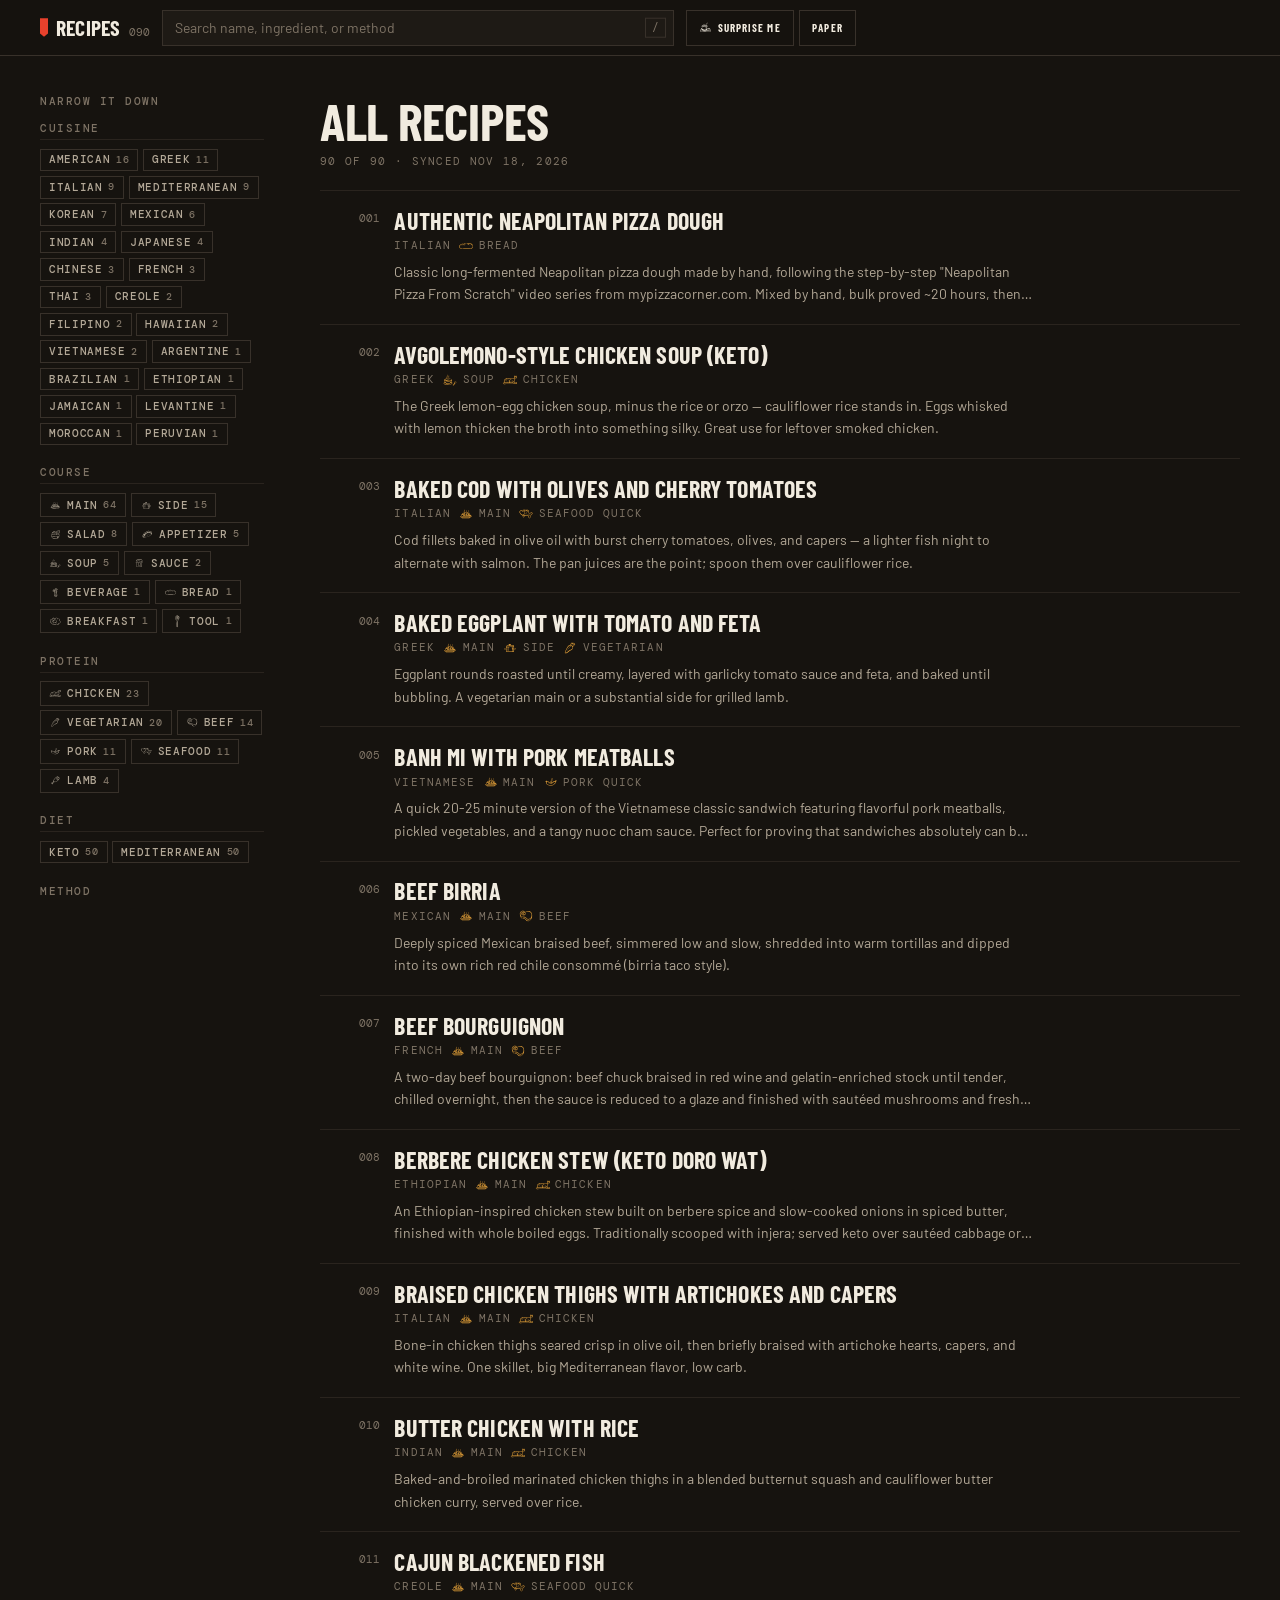
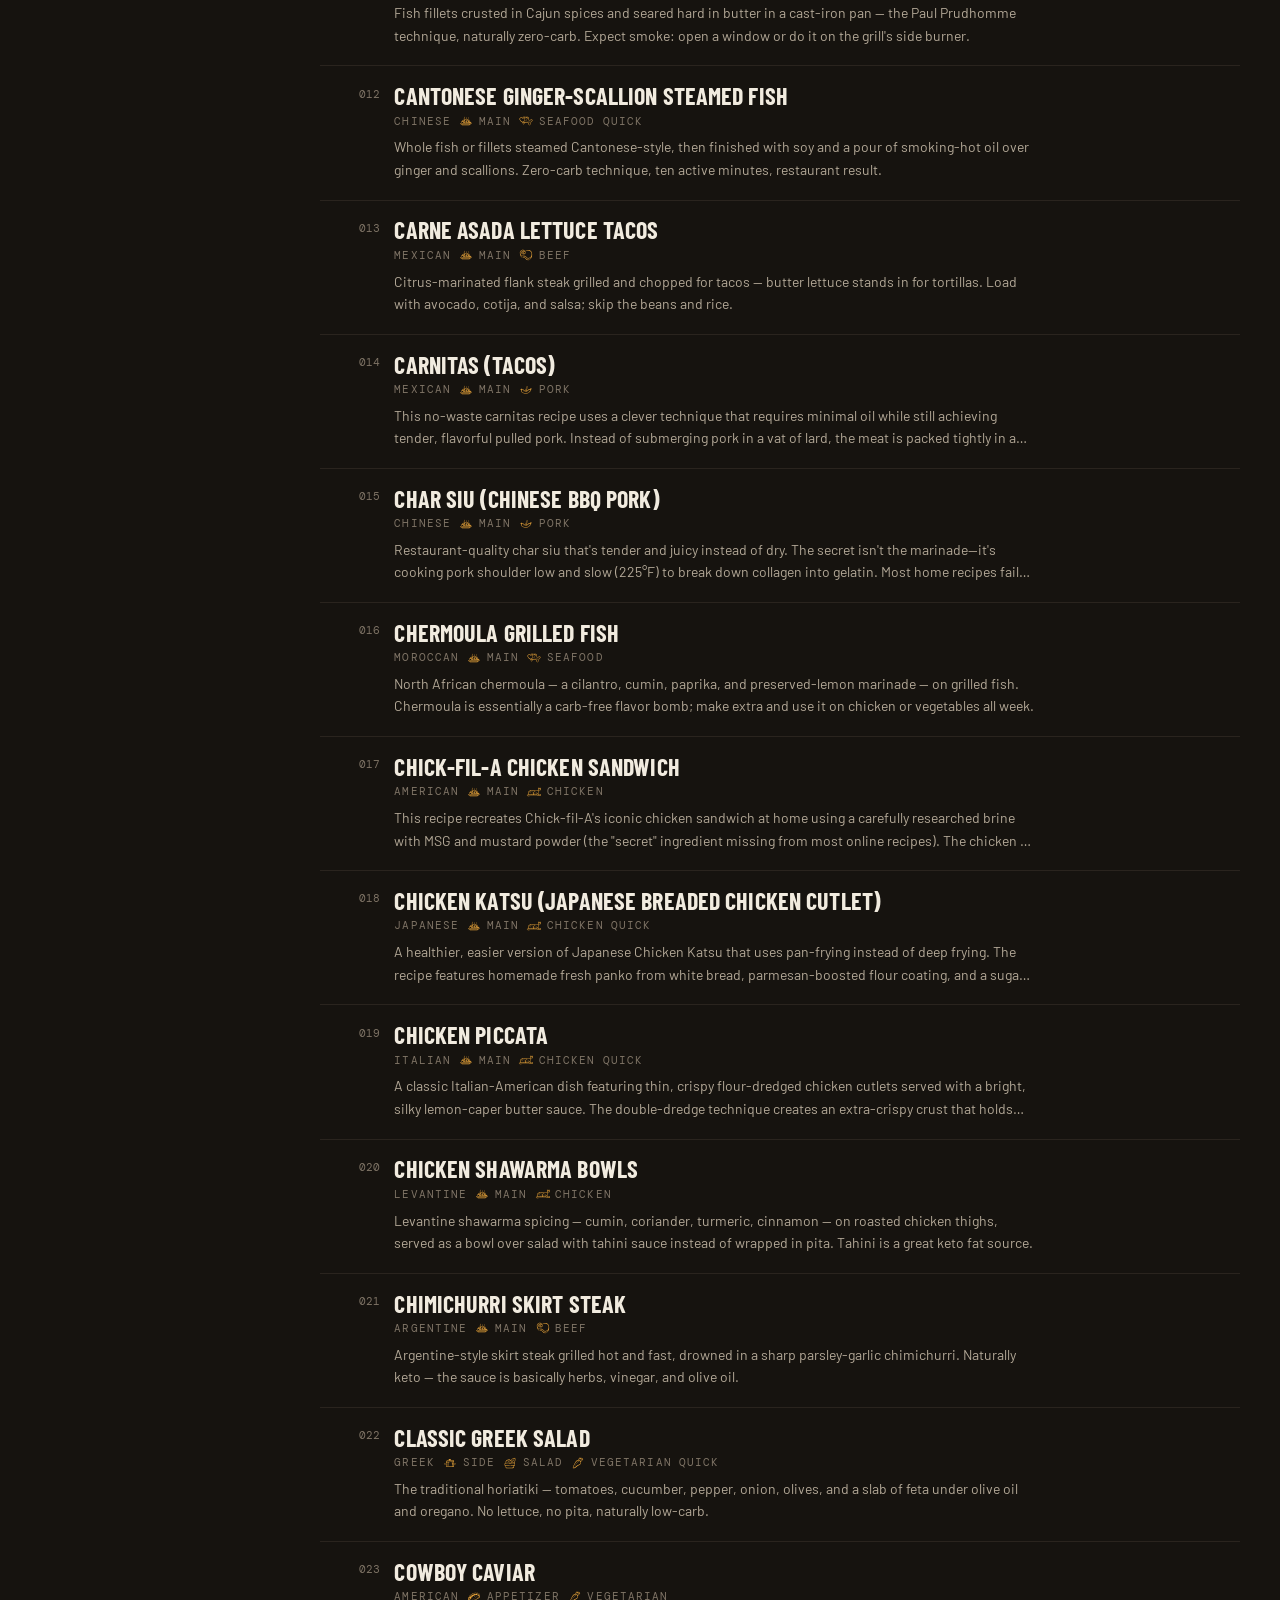
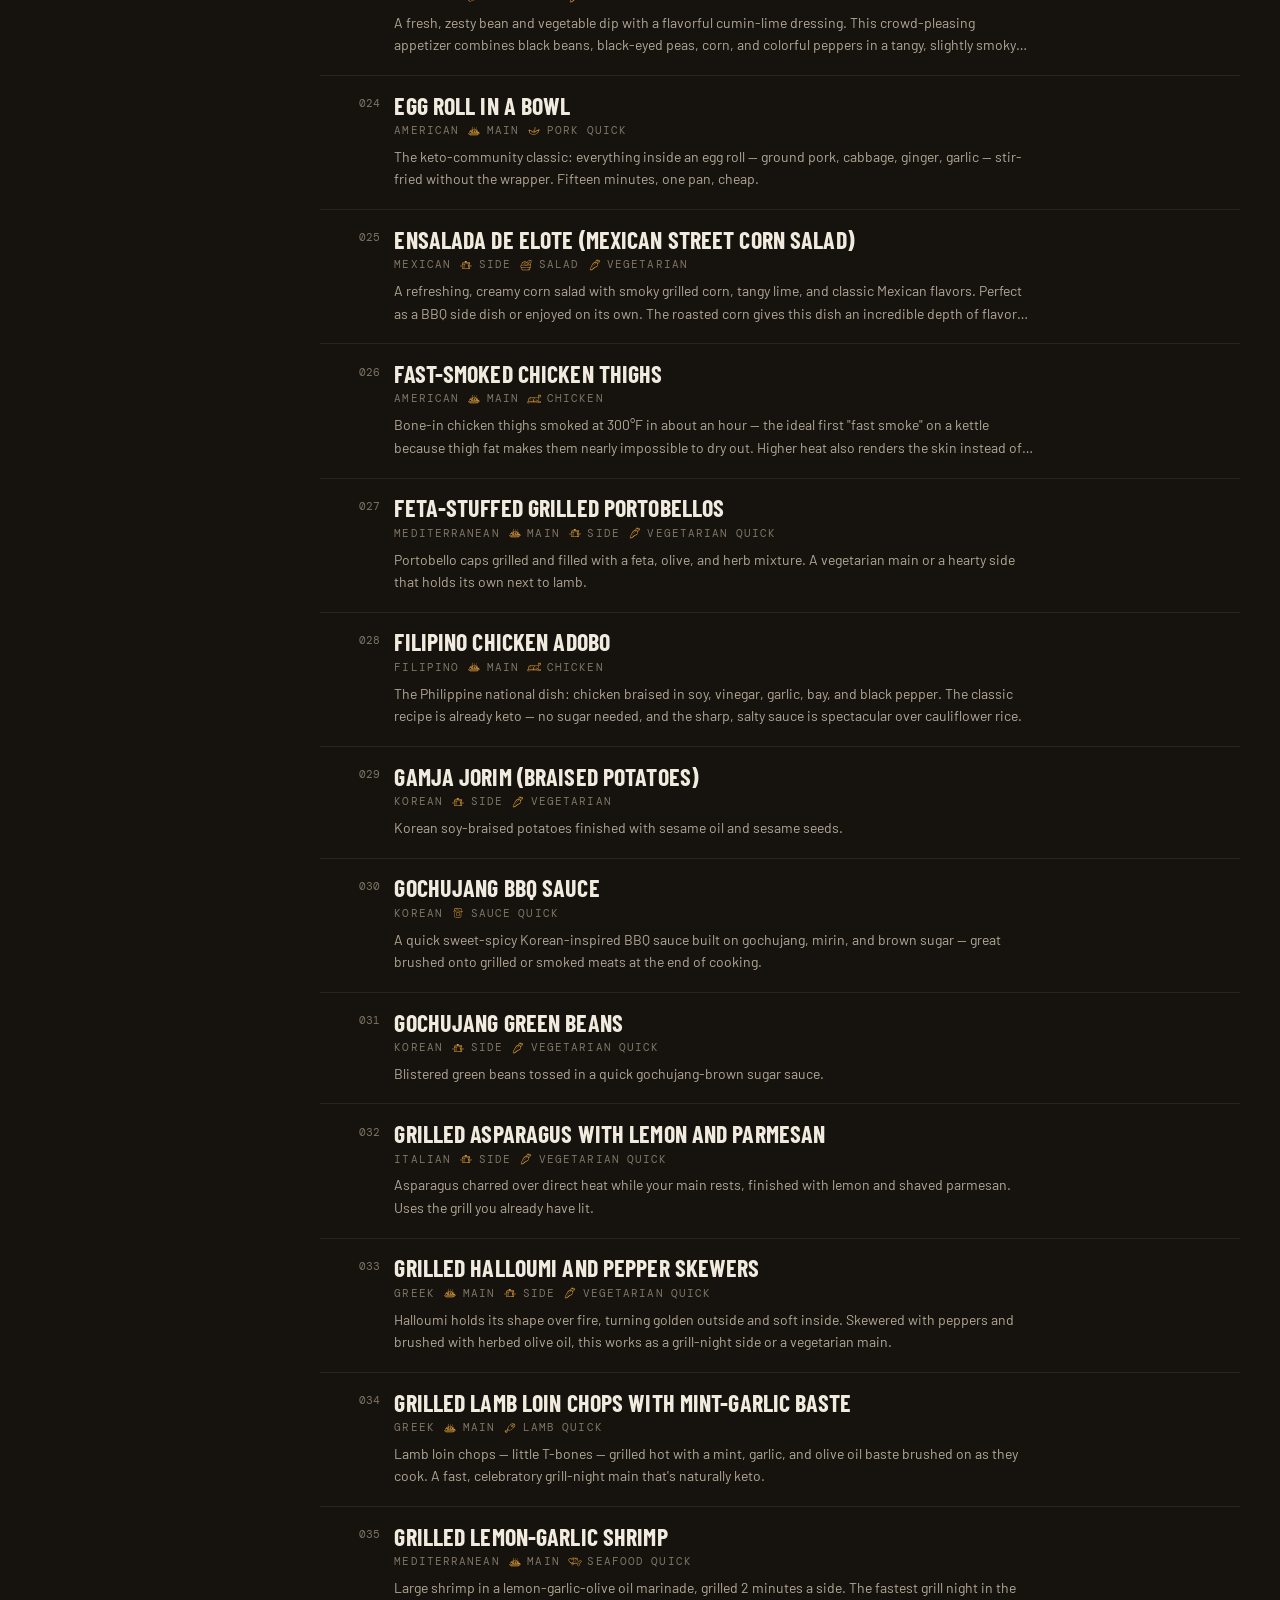
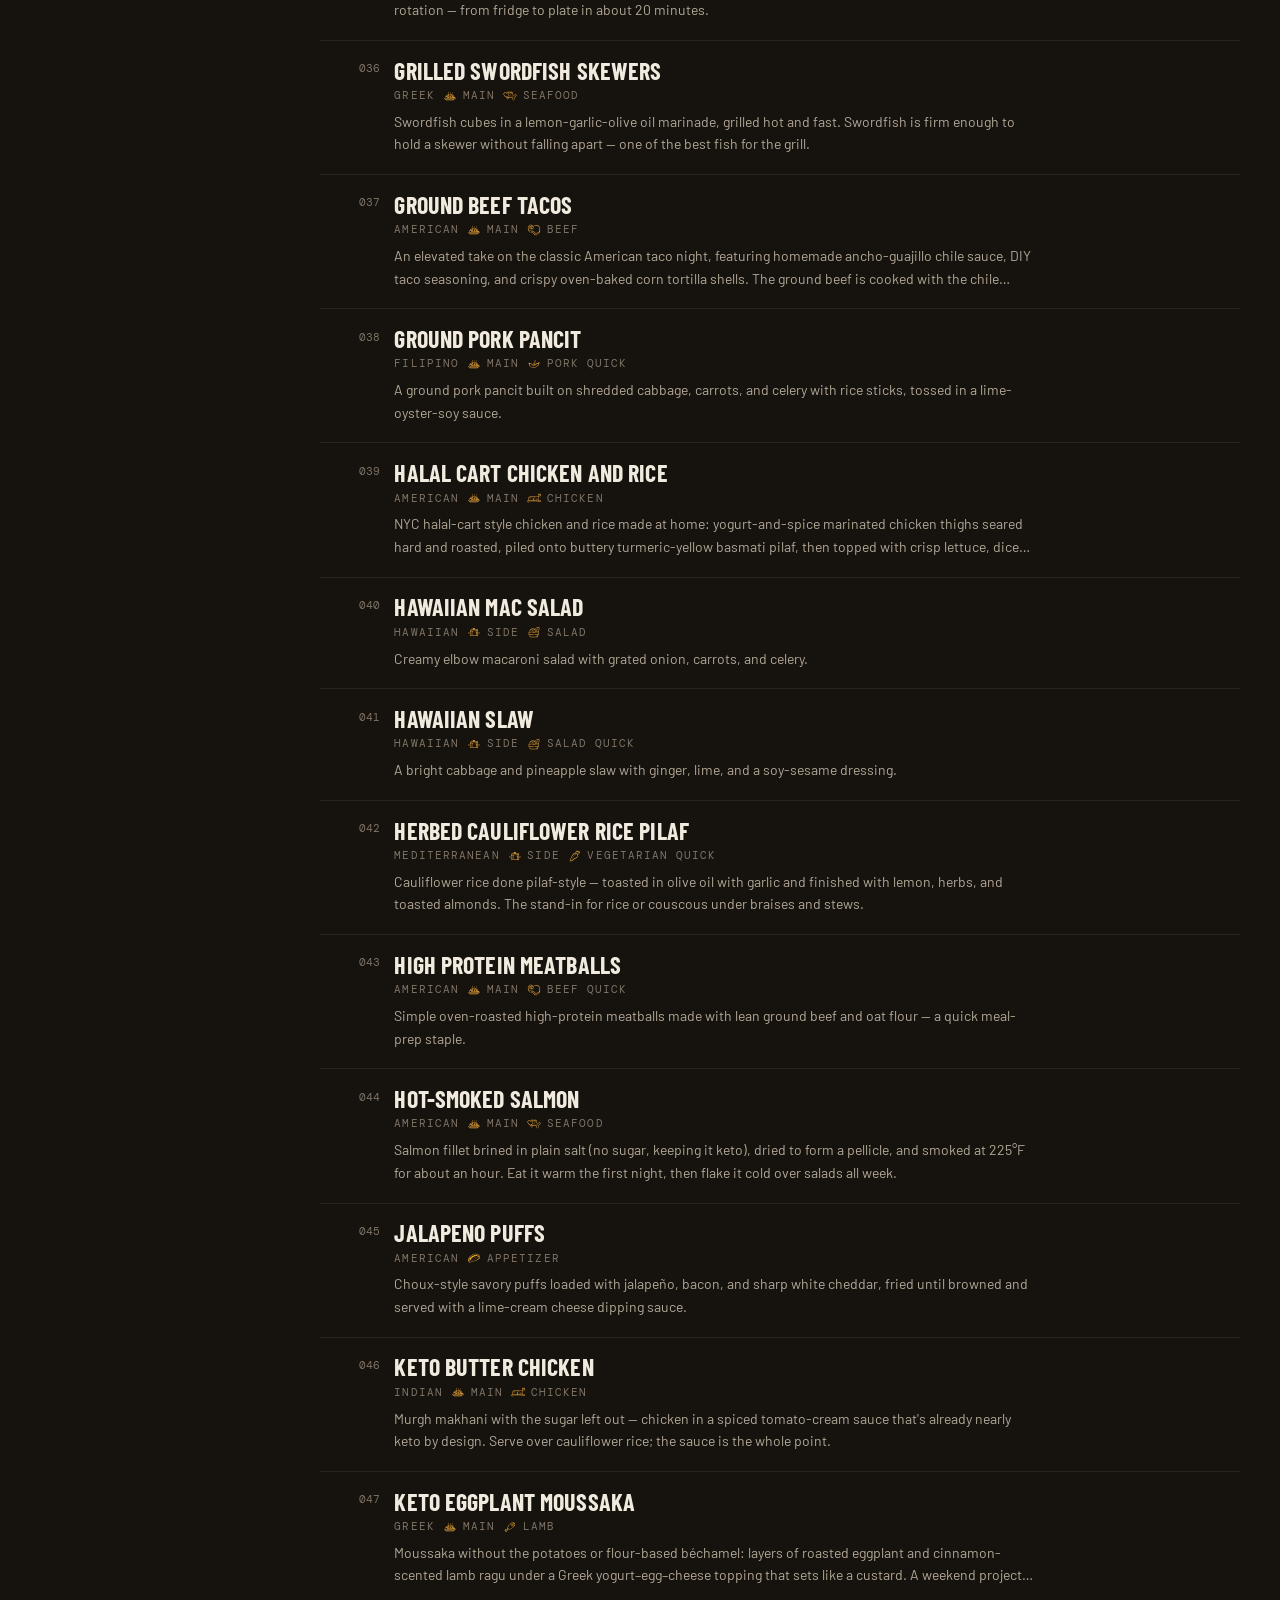
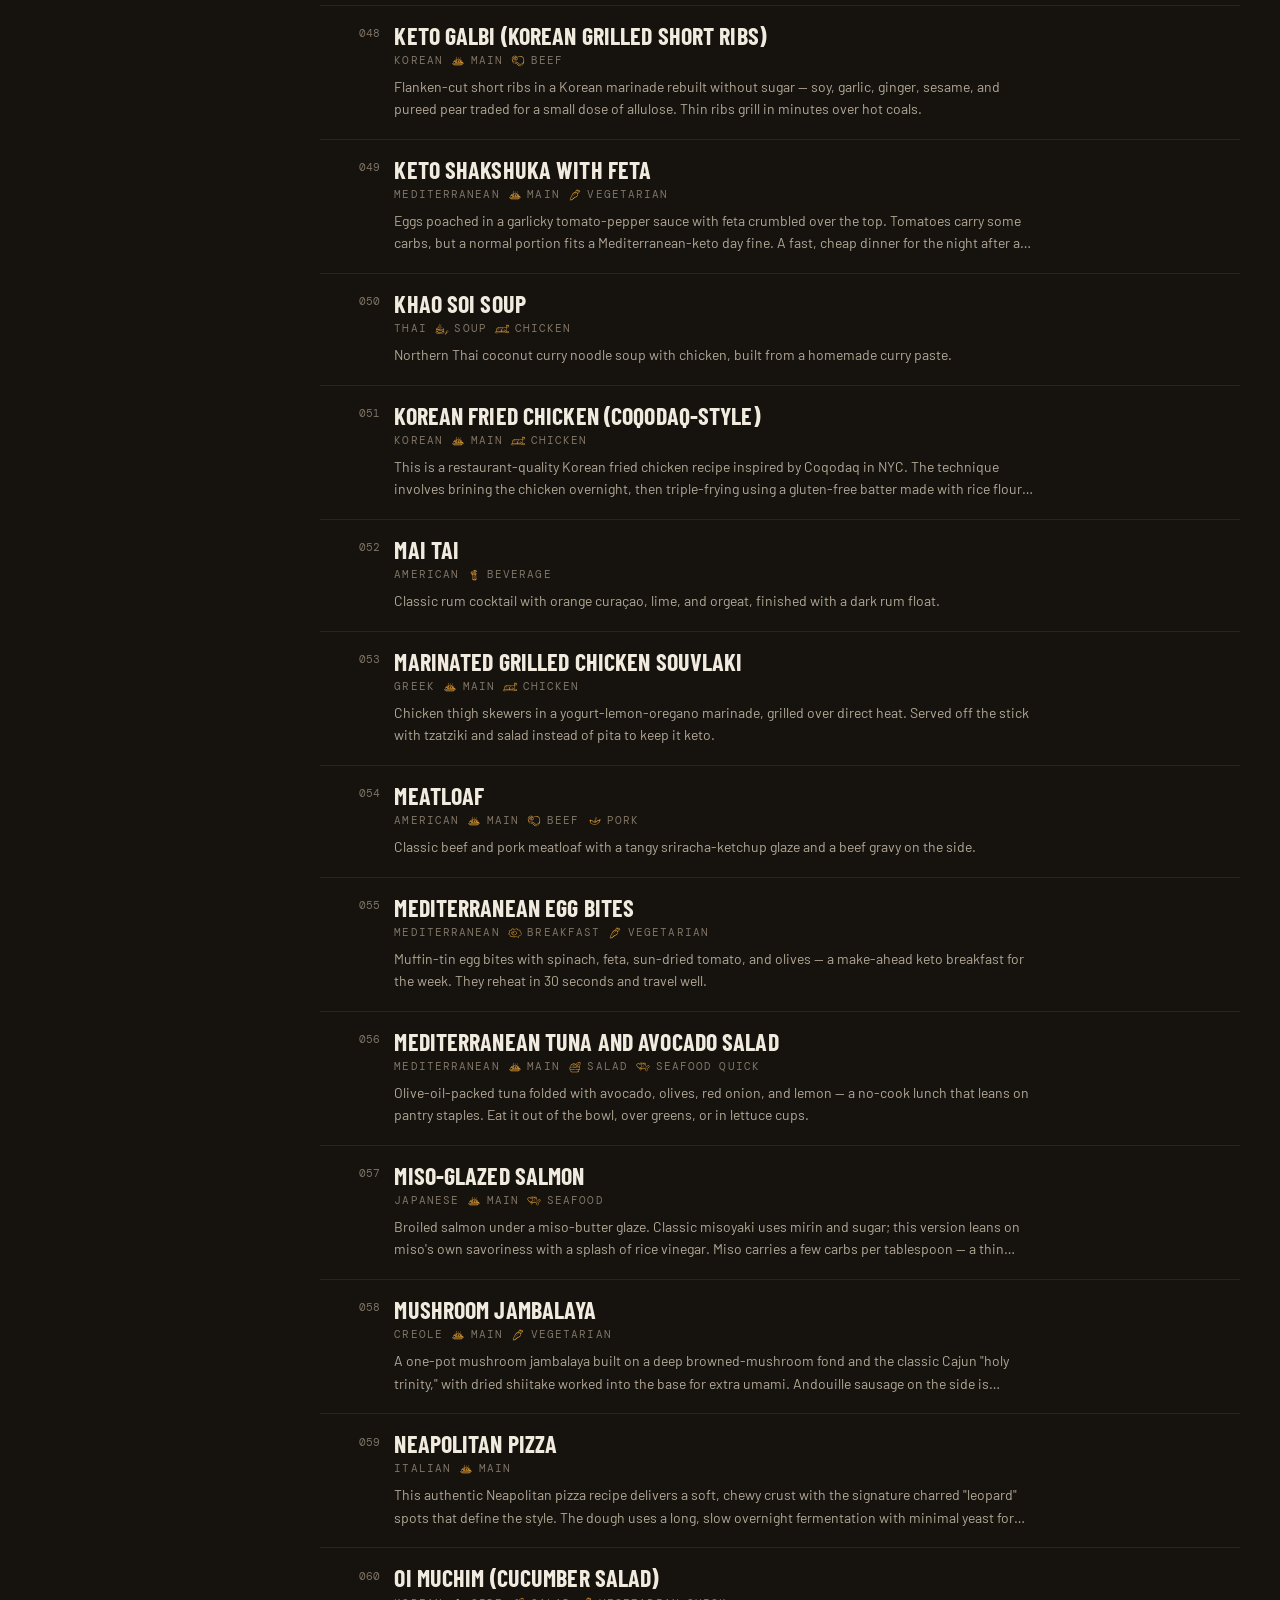
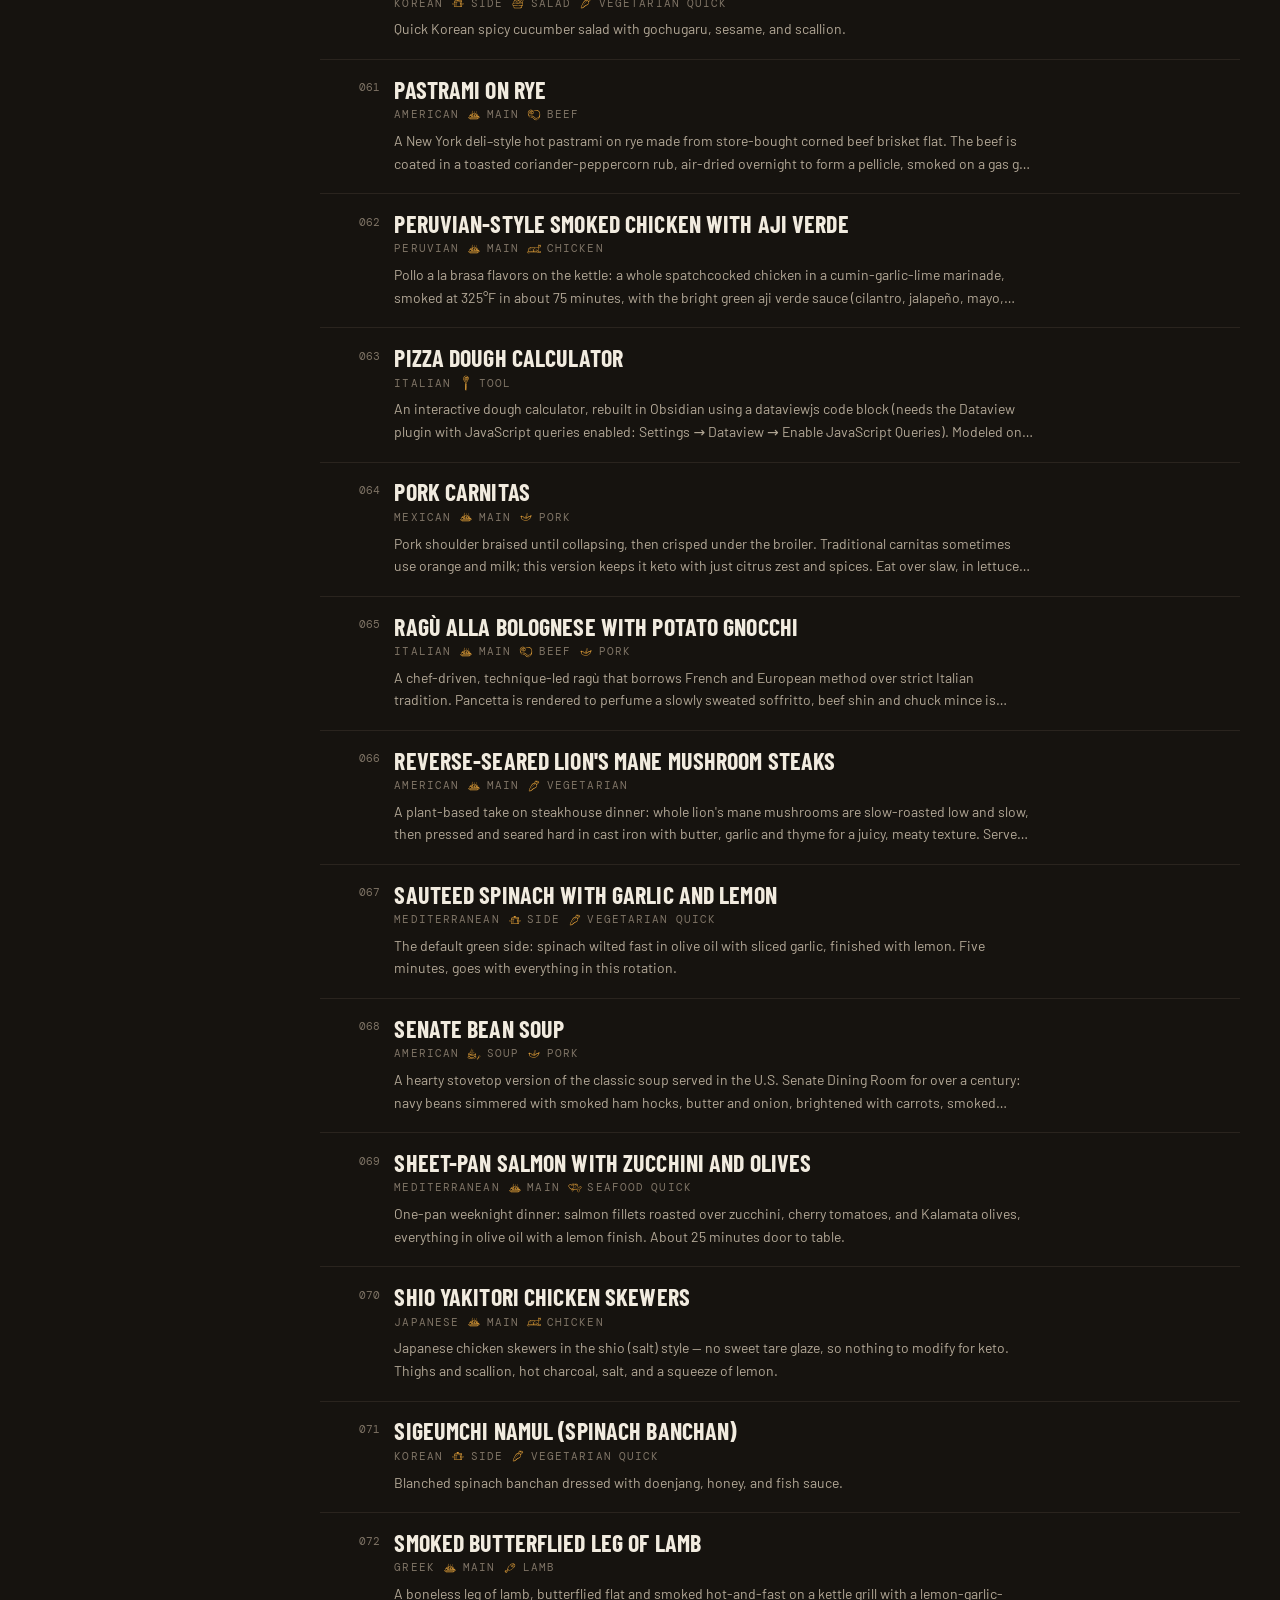
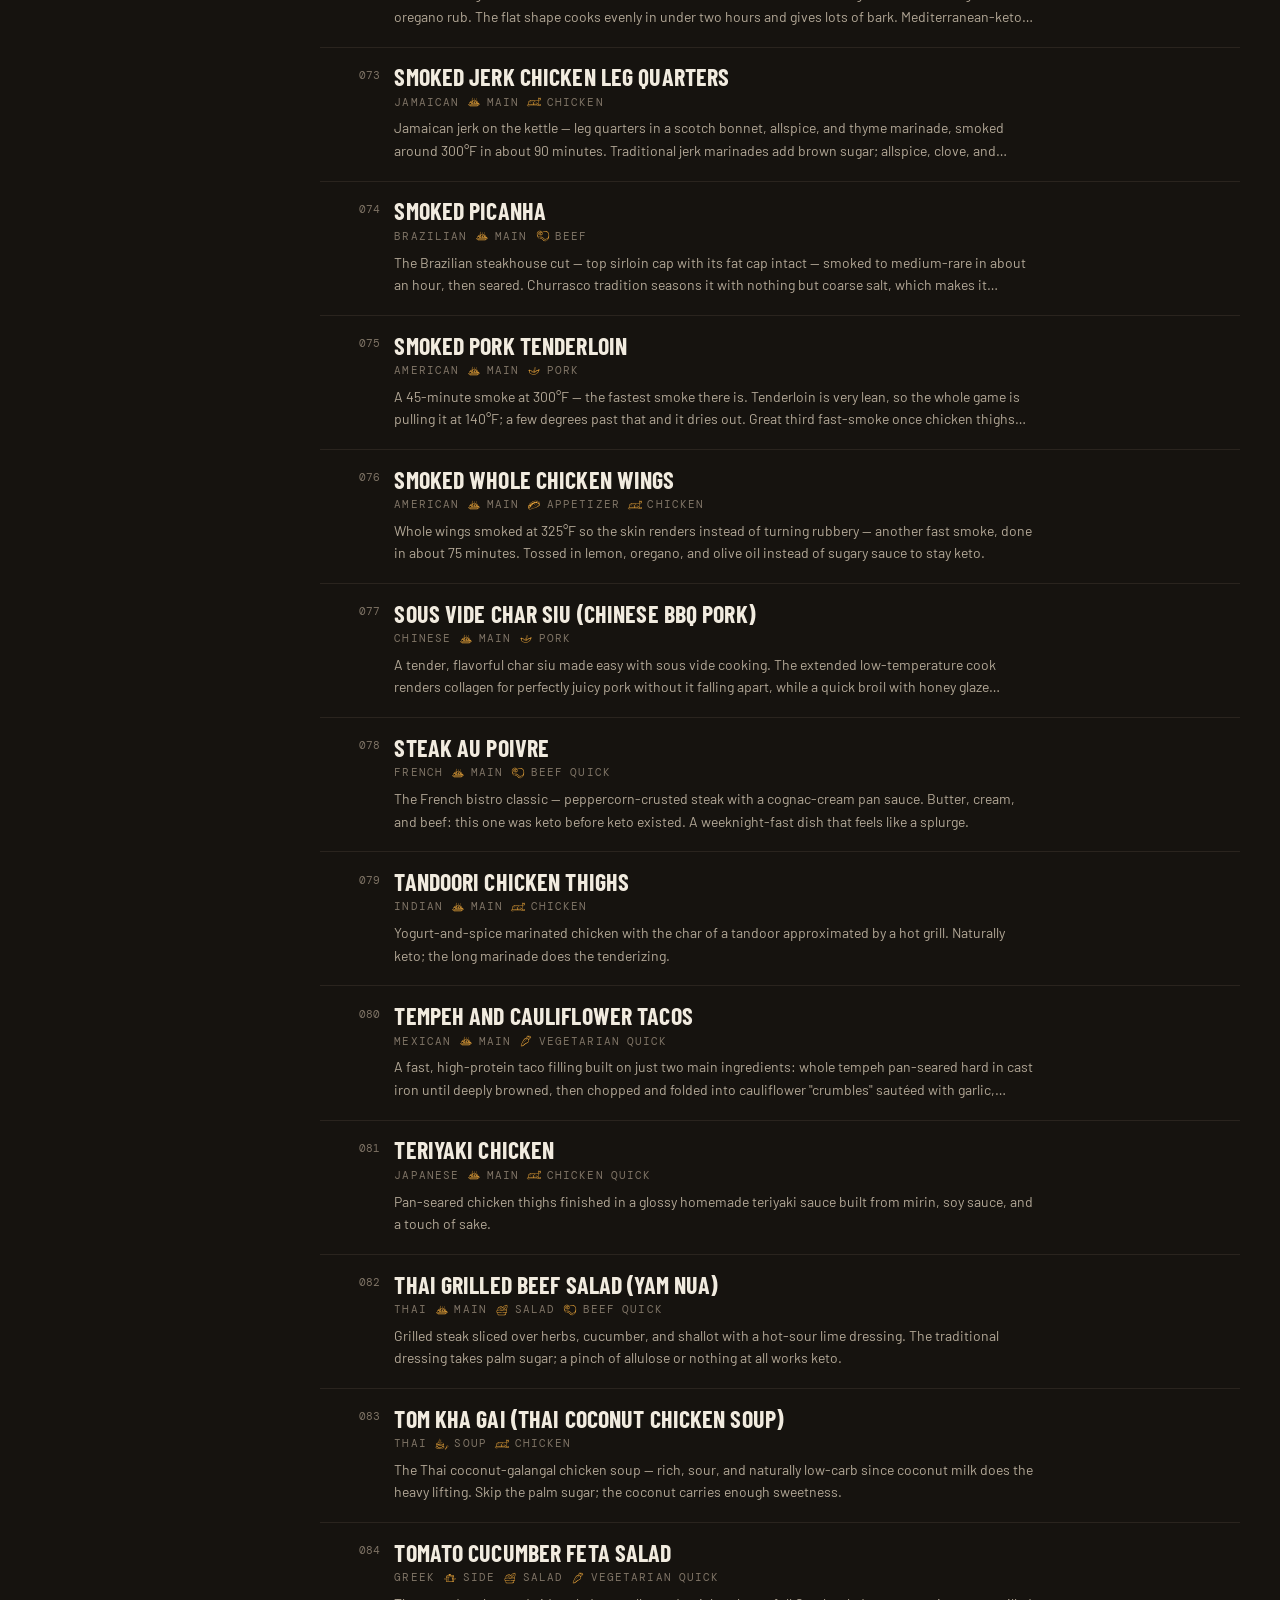
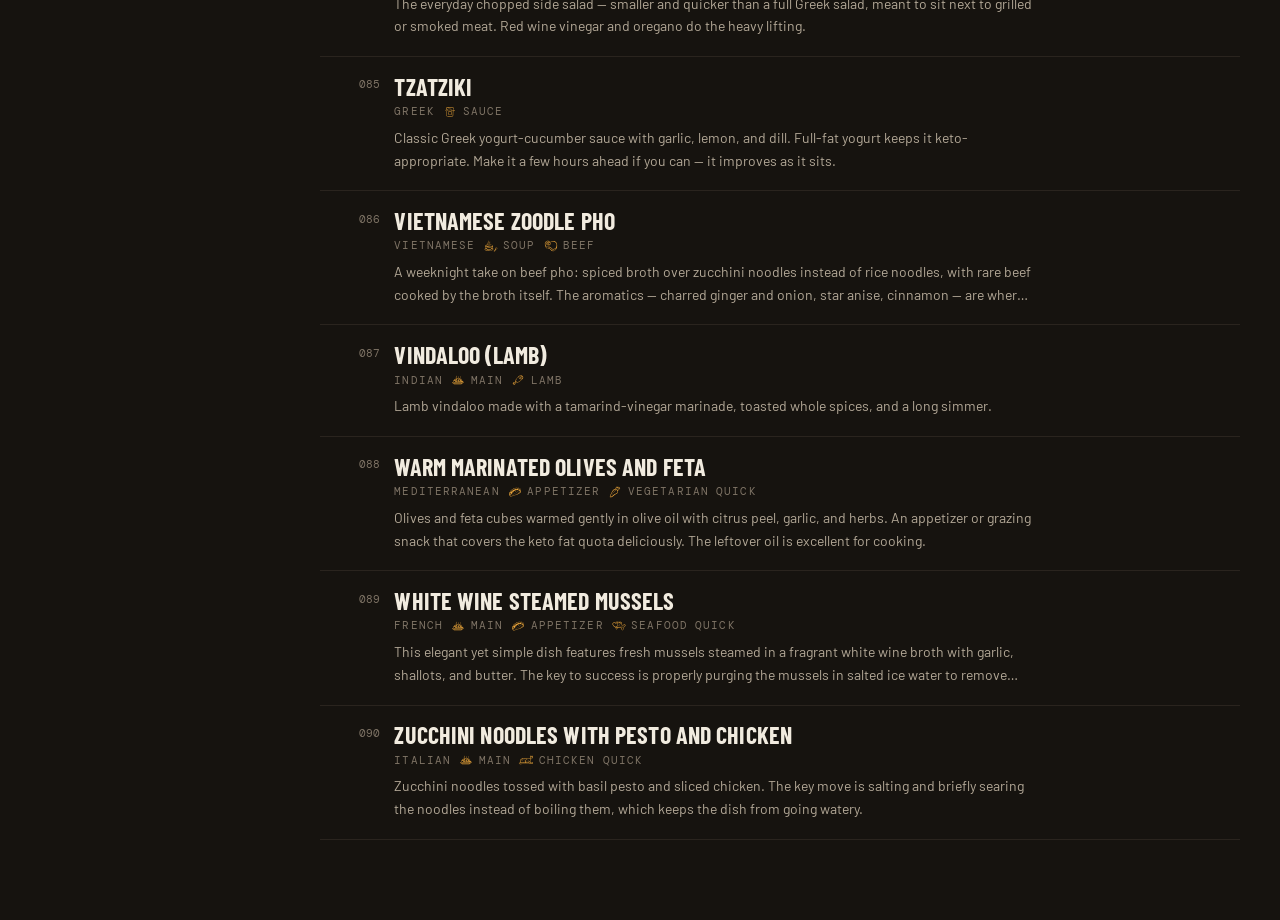
<file: index.html>
<!doctype html>
<html lang="en" data-theme="ink">
<head>
<meta charset="utf-8">
<meta name="viewport" content="width=device-width, initial-scale=1, viewport-fit=cover">
<title>Recipes</title>
<meta name="description" content="Erik's recipe collection — searchable, filterable, and usable with one hand at the stove.">
<meta name="theme-color" content="#16130F">
<meta name="color-scheme" content="dark light">
<link rel="manifest" href="manifest.webmanifest">
<link rel="icon" href="assets/favicon.svg" type="image/svg+xml">
<link rel="apple-touch-icon" href="assets/icon-180.png">
<meta name="apple-mobile-web-app-capable" content="yes">
<meta name="apple-mobile-web-app-title" content="Recipes">
<link rel="preload" href="assets/fonts/barlow-condensed-700.woff2" as="font" type="font/woff2" crossorigin>
<link rel="preload" href="assets/fonts/barlow-400.woff2" as="font" type="font/woff2" crossorigin>
<link rel="stylesheet" href="assets/fonts.css">
<link rel="stylesheet" href="assets/style.css">
</head>
<body>

<a class="skip" href="#results">Skip to recipes</a>
<div id="sprite" hidden></div>

<header class="rail">
  <a class="brand" href="#/" aria-label="All recipes">
    <span class="brand-mark" aria-hidden="true"></span>
    <span class="brand-word">Recipes</span>
    <span class="brand-count" id="brand-count"></span>
  </a>

  <div class="rail-search">
    <label class="sr-only" for="q">Search recipes</label>
    <input id="q" type="search" autocomplete="off" spellcheck="false"
           placeholder="Search name, ingredient, or method">
    <kbd class="rail-kbd" aria-hidden="true">/</kbd>
  </div>

  <div class="rail-actions">
    <button id="filter-toggle" class="btn btn-ghost" aria-expanded="false" aria-controls="filters">
      Filters<span id="filter-count" class="pip" hidden></span>
    </button>
    <button id="shuffle" class="btn btn-ghost" title="Pick one at random from the current results">
      <svg class="ico" aria-hidden="true"><use href="#i-shuffle"></use></svg>
      <span class="btn-label">Surprise me</span>
    </button>
    <button id="theme" class="btn btn-ghost" aria-label="Switch to paper theme">
      <span id="theme-label" aria-hidden="true">Paper</span>
    </button>
  </div>
</header>

<div class="shell">
  <aside id="filters" class="filters" aria-label="Filter recipes">
    <div class="filters-head">
      <span class="eyebrow">Narrow it down</span>
      <button id="clear-filters" class="linky" hidden>Clear all</button>
    </div>
    <div id="filter-groups"></div>
  </aside>

  <main id="main">
    <section id="list-view">
      <div class="results-head">
        <h1 id="results-title" class="results-title">All recipes</h1>
        <p id="results-meta" class="results-meta" role="status" aria-live="polite"></p>
      </div>
      <div id="hub-note" class="hub-note" hidden></div>
      <ol id="results" class="results"></ol>
      <div id="empty" class="empty" hidden>
        <p class="empty-line">Nothing matches that yet.</p>
        <p class="empty-hint">Try fewer filters, or search for an ingredient like <em>gochujang</em>.</p>
        <button class="btn btn-solid" data-action="reset">Start over</button>
      </div>
    </section>

    <article id="recipe-view" hidden></article>
  </main>
</div>

<div id="cook" class="cook" hidden aria-modal="true" role="dialog" aria-label="Cook mode"></div>

<div id="spin" class="spin" hidden aria-hidden="true"><span id="spin-text"></span></div>

<noscript>
  <p class="noscript">This collection is rendered in the browser, so it needs JavaScript
  switched on. The recipes themselves live in
  <a href="data/recipes.json">data/recipes.json</a> if you'd rather read the raw file.</p>
</noscript>

<script src="assets/app.js" type="module"></script>
</body>
</html>
</file>
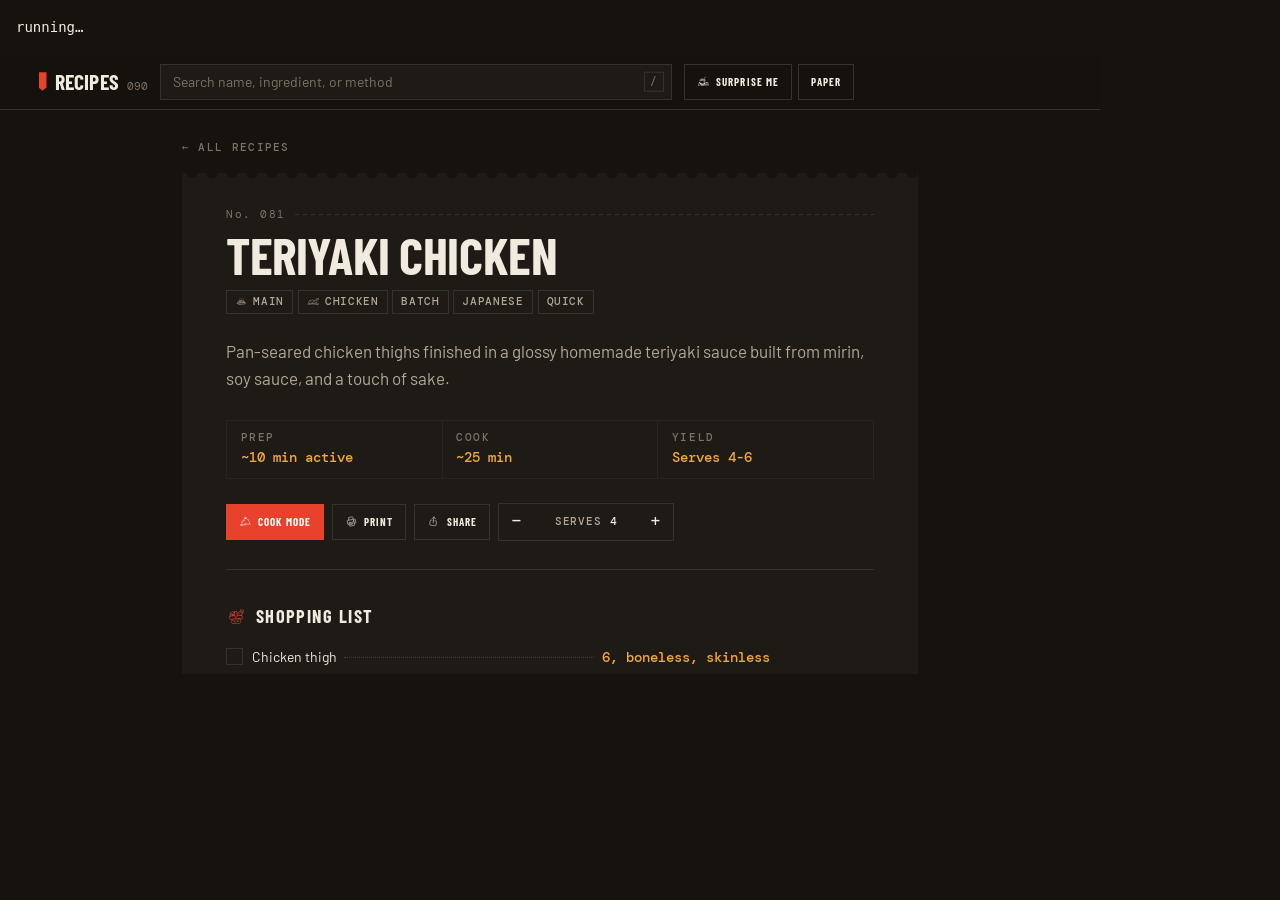
<file: tools/smoke.html>
<!doctype html>
<meta charset="utf-8">
<title>Smoke test</title>
<!-- Drives the real app in an iframe and asserts the behaviour that is easy to
     break and tedious to click through: quantity scaling, struck-out state
     surviving a reload, tag jumps, filter + search composition, and shuffle.

     Serve the repo (py -m http.server 8765) and open
     http://127.0.0.1:8765/tools/smoke.html — results render in the page and in
     the document title, so it also works under headless Chrome --dump-dom. -->
<style>
  body { margin: 0; font: 14px/1.6 ui-monospace, monospace; background: #16130F; color: #F1EBDF; }
  iframe { width: 1100px; height: 620px; border: 0; background: #000; }
  pre { padding: 1rem; margin: 0; white-space: pre-wrap; }
  .pass { color: #93A96C; }
  .fail { color: #E8412C; }
  .total { border-top: 1px solid #38312A; margin-top: .75rem; padding-top: .75rem; }
</style>

<pre id="out">running…</pre>
<iframe id="f" src="../index.html#/r/teriyaki-chicken"></iframe>

<script>
const log = [];
const ok = (name, cond, extra = "") =>
  log.push({ pass: !!cond, name, extra: String(extra) });
const wait = (ms) => new Promise((r) => setTimeout(r, ms));

function report() {
  const failed = log.filter((l) => !l.pass).length;
  document.title = log.map((l) => (l.pass ? "PASS " : "FAIL ") + l.name
    + (l.extra ? " [" + l.extra + "]" : "")).join(" || ");
  document.getElementById("out").innerHTML =
    log.map((l) => `<span class="${l.pass ? "pass" : "fail"}">`
      + (l.pass ? "✓" : "✗") + " " + l.name
      + (l.extra ? "  [" + l.extra + "]" : "") + "</span>").join("\n")
    + `<div class="total">${failed} failed of ${log.length}</div>`;
}

(async () => {
  try {
    await wait(2600);
    const f = document.getElementById("f");
    const w = f.contentWindow;
    let d = f.contentDocument;
    const amounts = () => [...d.querySelectorAll(".ing-amt")].map((n) => n.textContent.trim());

    ok("recipe rendered", d.querySelector(".ticket-title")?.textContent === "Teriyaki Chicken");
    const before = amounts();
    ok("base amounts intact", before[1] === "100 ml", before.slice(0, 3).join(" / "));

    for (let i = 0; i < 4; i++) { d.querySelector('[data-scale="1"]').click(); await wait(120); }
    const after = amounts();
    ok("stepper reaches 8 servings", /Serves\s*8/.test(d.querySelector(".scaler-v").textContent),
       d.querySelector(".scaler-v").textContent.trim());
    ok("100 ml doubles to 200 ml", after[1] === "200 ml", after[1]);
    ok("125 ml doubles to 250 ml", after[2] === "250 ml", after[2]);
    ok("'a dash' left alone", after[3] === "a dash (optional)", after[3]);
    ok("'1/2, thinly sliced' becomes 1", after[4].startsWith("1,"), after[4]);
    ok("scaled amounts are marked", d.querySelectorAll(".ing-amt.is-scaled").length > 0);
    ok("print and share carry icons",
       d.querySelector('[data-print] use[href="#i-print"]') && d.querySelector('[data-share] use[href="#i-share"]'));

    // Stub the share sheet so headless runs don't open a real one.
    let shared = null;
    w.navigator.share = (payload) => { shared = payload; return Promise.resolve(); };
    d.querySelector("[data-share]").click();
    await wait(100);
    ok("share hands over the bare recipe url",
       shared && shared.title === "Teriyaki Chicken" && /\/(index\.html)?#\/r\/teriyaki-chicken$/.test(shared.url),
       shared && shared.url);
    ok("print-only serves stat follows the scaler",
       /8\s*\(2×\)/.test(d.querySelector(".stat.print-only")?.textContent || ""),
       d.querySelector(".stat.print-only")?.textContent.trim().replace(/\s+/g, " "));

    d.querySelector('[data-done="i0-0"]').click();
    await wait(150);
    ok("ingredient strikes out",
       d.querySelector('[data-done="i0-0"]').getAttribute("aria-pressed") === "true");

    w.location.reload();
    await wait(2400);
    d = f.contentDocument;
    ok("strike survives reload",
       d.querySelector('[data-done="i0-0"]')?.getAttribute("aria-pressed") === "true");
    ok("scaling resets on reload", d.querySelector(".ing-amt")?.textContent.includes("6"),
       d.querySelector(".ing-amt")?.textContent);

    [...d.querySelectorAll("[data-jump]")].find((b) => b.dataset.jump === "cuisine:japanese").click();
    await wait(400);
    ok("tag jump filters the list",
       d.getElementById("results-title").textContent.toLowerCase() === "japanese",
       d.getElementById("results-title").textContent);
    ok("filter lands in the hash", w.location.hash.includes("cuisine=japanese"), w.location.hash);
    ok("japanese returns 3", d.querySelectorAll(".stub").length === 3,
       d.querySelectorAll(".stub").length + " results");

    const q = d.getElementById("q");
    q.value = "miso";
    q.dispatchEvent(new Event("input", { bubbles: true }));
    await wait(300);
    ok("search composes with filter", d.querySelectorAll(".stub").length === 1,
       d.querySelectorAll(".stub").length + " results");

    d.getElementById("clear-filters").click();
    await wait(300);
    // The brand count is the bundle's own total, so this holds as recipes are added.
    const total = Number(d.getElementById("brand-count").textContent);
    ok("clear all restores everything", total > 0 && d.querySelectorAll(".stub").length === total,
       d.querySelectorAll(".stub").length + " of " + total);

    d.getElementById("shuffle").click();
    await wait(1800);
    ok("shuffle opens a recipe", /#\/r\/.+/.test(w.location.hash), w.location.hash);

    ok("service worker registers",
       (await w.navigator.serviceWorker.getRegistrations()).length > 0);
  } catch (error) {
    ok("suite ran to completion", false, error.message);
  }
  report();
})();
</script>
</file>
<file: assets/fonts.css>
/* Barlow & Barlow Condensed (c) The Barlow Project Authors; DM Mono (c) Colophon Foundry.
   SIL Open Font License 1.1. Latin subset, self-hosted so the app works offline. */
@font-face{font-family:'Barlow';font-style:normal;font-weight:400;font-display:swap;src:url(fonts/barlow-400.woff2) format('woff2');}
@font-face{font-family:'Barlow';font-style:normal;font-weight:500;font-display:swap;src:url(fonts/barlow-500.woff2) format('woff2');}
@font-face{font-family:'Barlow';font-style:normal;font-weight:600;font-display:swap;src:url(fonts/barlow-600.woff2) format('woff2');}
@font-face{font-family:'Barlow Condensed';font-style:normal;font-weight:600;font-display:swap;src:url(fonts/barlow-condensed-600.woff2) format('woff2');}
@font-face{font-family:'Barlow Condensed';font-style:normal;font-weight:700;font-display:swap;src:url(fonts/barlow-condensed-700.woff2) format('woff2');}
@font-face{font-family:'DM Mono';font-style:normal;font-weight:400;font-display:swap;src:url(fonts/dm-mono-400.woff2) format('woff2');}
@font-face{font-family:'DM Mono';font-style:normal;font-weight:500;font-display:swap;src:url(fonts/dm-mono-500.woff2) format('woff2');}
</file>
<file: assets/style.css>
/* ===========================================================================
   Recipes — "line cook" direction.

   The vault has no photography, so the type and the taxonomy carry the whole
   design. The reference is a kitchen expo ticket: condensed caps, monospace
   quantities, thermal-print red, and receipt-style dot leaders between an
   ingredient and its amount. The hand-drawn CC0 icons are the deliberate
   counterweight — a human hand against a machine-printed ticket.
   =========================================================================== */

:root {
  --ground:    #16130F;
  --surface:   #1E1A15;
  --surface-2: #262119;
  --rule:      #38312A;
  --dots:      #4E4438;
  --rule-soft: #2A241E;
  --text:      #F1EBDF;
  --text-dim:  #B3A897;
  --text-mute: #7E7365;
  --thermal:   #E8412C;
  --thermal-q: #C1341F;
  --amber:     #F0A93B;
  --done:      #93A96C;

  --display: "Barlow Condensed", "Arial Narrow", system-ui, sans-serif;
  --body: Barlow, ui-sans-serif, system-ui, sans-serif;
  --mono: "DM Mono", ui-monospace, "SF Mono", Menlo, monospace;

  --t-title: clamp(2rem, 5.5vw, 3.25rem);
  --t-lg: 1.0625rem;
  --t-sm: 0.875rem;
  --t-xs: 0.75rem;
  --t-2xs: 0.6875rem;

  --rail-h: 3.5rem;
  --gutter: clamp(1rem, 3.5vw, 2.5rem);
  --measure: 40rem;
  --ease: cubic-bezier(0.2, 0.7, 0.3, 1);
}

:root[data-theme="paper"] {
  --ground:    #EDE6D8;
  --surface:   #F7F2E7;
  --surface-2: #E4DCCB;
  --rule:      #C6BBA5;
  --dots:      #B0A38A;
  --rule-soft: #D8CFBC;
  --text:      #1B1712;
  --text-dim:  #574E42;
  --text-mute: #8A7F6E;
  --thermal:   #C7301C;
  --thermal-q: #A82815;
  --amber:     #A9701A;
  --done:      #5E7038;
}

*, *::before, *::after { box-sizing: border-box; }

html { -webkit-text-size-adjust: 100%; }

body {
  margin: 0;
  background: var(--ground);
  color: var(--text);
  font: 400 1rem/1.6 var(--body);
  font-synthesis-weight: none;
  -webkit-font-smoothing: antialiased;
  overflow-wrap: break-word;
}

h1, h2, h3 { margin: 0; font-weight: 700; line-height: 1.05; }
p { margin: 0; }
ol, ul { margin: 0; padding: 0; list-style: none; }
a { color: inherit; }

:where(a, button, input, [tabindex]):focus-visible {
  outline: 2px solid var(--thermal);
  outline-offset: 3px;
  border-radius: 2px;
}

.sr-only {
  position: absolute; width: 1px; height: 1px; padding: 0; margin: -1px;
  overflow: hidden; clip-path: inset(50%); white-space: nowrap;
}

.skip {
  position: fixed; top: 0.5rem; left: 0.5rem; z-index: 100;
  transform: translateY(-250%);
  background: var(--thermal); color: #fff; padding: 0.5rem 0.9rem;
  font: 700 var(--t-sm)/1 var(--display); text-transform: uppercase;
  letter-spacing: 0.06em; text-decoration: none;
}
.skip:focus { transform: none; }

.ico { width: 1.15em; height: 1.15em; fill: currentColor; flex: none; }

/* --- Eyebrow: the small mono label used for every section and data cell --- */
.eyebrow {
  font: 500 var(--t-2xs)/1 var(--mono);
  text-transform: uppercase;
  letter-spacing: 0.14em;
  color: var(--text-mute);
}

/* ============================ Header rail ============================ */

.rail {
  position: sticky; top: 0; z-index: 40;
  display: flex; align-items: center; gap: 0.75rem;
  height: var(--rail-h);
  padding: 0 var(--gutter);
  padding-top: env(safe-area-inset-top);
  background: color-mix(in srgb, var(--ground) 92%, transparent);
  backdrop-filter: blur(12px);
  border-bottom: 1px solid var(--rule);
}

.brand {
  display: flex; align-items: baseline; gap: 0.5rem;
  text-decoration: none; flex: none;
}
.brand-mark {
  width: 0.5rem; height: 1.15rem; background: var(--thermal);
  align-self: center; clip-path: polygon(0 0, 100% 0, 100% 82%, 50% 100%, 0 82%);
}
.brand-word {
  font: 700 1.35rem/1 var(--display);
  text-transform: uppercase; letter-spacing: 0.01em;
}
.brand-count { font: 400 var(--t-2xs)/1 var(--mono); color: var(--text-mute); }

.rail-search { position: relative; flex: 1 1 auto; min-width: 0; max-width: 32rem; }
.rail-search input {
  width: 100%; height: 2.25rem;
  padding: 0 2.25rem 0 0.75rem;
  background: var(--surface);
  border: 1px solid var(--rule);
  color: var(--text);
  font: 400 var(--t-sm)/1 var(--body);
}
.rail-search input::placeholder { color: var(--text-mute); }
.rail-search input:focus { border-color: var(--thermal); outline: none; }
.rail-search input::-webkit-search-cancel-button { filter: grayscale(1) opacity(0.6); }

.rail-kbd {
  position: absolute; right: 0.5rem; top: 50%; transform: translateY(-50%);
  padding: 0.1rem 0.35rem;
  border: 1px solid var(--rule);
  font: 400 var(--t-2xs)/1.4 var(--mono);
  color: var(--text-mute);
  pointer-events: none;
}
.rail-search input:focus ~ .rail-kbd { opacity: 0; }

.rail-actions { display: flex; align-items: center; gap: 0.35rem; flex: none; }

/* Narrow phones: the rail keeps search usable and lets the buttons go to
   icons and short words rather than wrapping or overflowing. */
@media (max-width: 34rem) {
  .rail { gap: 0.4rem; }
  /* The mark alone carries the brand here; the row needs the width for search. */
  .brand-word, .brand-count, .rail-kbd, .btn-label { display: none; }
  .rail-search input { padding-right: 0.6rem; }
  .btn { padding: 0 0.5rem; letter-spacing: 0.06em; }
}

.btn {
  display: inline-flex; align-items: center; gap: 0.4rem;
  height: 2.25rem; padding: 0 0.75rem;
  border: 1px solid var(--rule);
  background: transparent; color: var(--text);
  font: 700 var(--t-2xs)/1 var(--display);
  text-transform: uppercase; letter-spacing: 0.1em;
  cursor: pointer;
  transition: background 0.15s var(--ease), border-color 0.15s var(--ease);
}
.btn:hover { background: var(--surface-2); border-color: var(--text-mute); }
.btn-solid { background: var(--thermal); border-color: var(--thermal); color: #fff; }
.btn-solid:hover { background: var(--thermal-q); border-color: var(--thermal-q); }
.btn[aria-pressed="true"] { background: var(--surface-2); border-color: var(--text-dim); }

.pip {
  display: inline-grid; place-items: center;
  min-width: 1.15rem; height: 1.15rem; padding: 0 0.25rem;
  margin-left: 0.35rem;
  background: var(--thermal); color: #fff;
  font: 500 var(--t-2xs)/1 var(--mono);
}

.linky {
  background: none; border: 0; padding: 0; cursor: pointer;
  color: var(--thermal);
  font: 500 var(--t-2xs)/1 var(--mono);
  text-transform: uppercase; letter-spacing: 0.1em;
}
.linky:hover { text-decoration: underline; }

/* ============================== Layout ============================== */

.shell {
  display: grid;
  grid-template-columns: 1fr;
  gap: 0;
  max-width: 82rem;
  margin: 0 auto;
  padding: 0 var(--gutter) 5rem;
}

@media (min-width: 62rem) {
  .shell { grid-template-columns: 14.5rem 1fr; gap: 3rem; }
  .shell.is-recipe { grid-template-columns: 1fr; }
}

/* ============================== Filters ============================== */

.filters {
  display: none;
  padding: 1.5rem 0 0.5rem;
  border-bottom: 1px solid var(--rule-soft);
}
.filters.is-open { display: block; }

@media (min-width: 62rem) {
  .filters {
    display: block;
    position: sticky; top: var(--rail-h);
    max-height: calc(100vh - var(--rail-h));
    overflow-y: auto;
    padding: 2.5rem 0.5rem 3rem 0;
    border-bottom: 0;
    scrollbar-width: thin;
  }
  #filter-toggle { display: none; }
}

.filters-head {
  display: flex; align-items: center; justify-content: space-between;
  gap: 1rem; margin-bottom: 1rem;
}

.fgroup { margin-bottom: 1.4rem; }
.fgroup-name {
  display: flex; align-items: baseline; justify-content: space-between;
  margin-bottom: 0.55rem;
  padding-bottom: 0.3rem;
  border-bottom: 1px solid var(--rule-soft);
}
.chips { display: flex; flex-wrap: wrap; gap: 0.3rem; }

.chip {
  display: inline-flex; align-items: center; gap: 0.35rem;
  padding: 0.3rem 0.5rem;
  border: 1px solid var(--rule);
  background: transparent; color: var(--text-dim);
  font: 500 var(--t-2xs)/1 var(--mono);
  text-transform: uppercase; letter-spacing: 0.06em;
  cursor: pointer;
  transition: color 0.12s var(--ease), border-color 0.12s var(--ease),
              background 0.12s var(--ease);
}
.chip:hover { color: var(--text); border-color: var(--text-mute); }
.chip-n { color: var(--text-mute); font-size: 0.9em; }
.chip[aria-pressed="true"] {
  background: var(--thermal); border-color: var(--thermal); color: #fff;
}
.chip[aria-pressed="true"] .chip-n { color: rgba(255, 255, 255, 0.75); }
.chip[data-empty="1"] { opacity: 0.32; }

/* ============================ Results list ============================ */

.results-head { padding: 2.5rem 0 1.25rem; }
.results-title {
  font: 700 var(--t-title)/0.95 var(--display);
  text-transform: uppercase; letter-spacing: -0.005em;
}
.results-meta {
  margin-top: 0.5rem;
  font: 400 var(--t-2xs)/1.5 var(--mono);
  text-transform: uppercase; letter-spacing: 0.12em;
  color: var(--text-mute);
}

.hub-note {
  max-width: var(--measure);
  margin-bottom: 1.75rem; padding: 0.9rem 1.1rem;
  border-left: 2px solid var(--amber);
  background: var(--surface);
  color: var(--text-dim);
  font-size: var(--t-sm);
}

.results { border-top: 1px solid var(--rule-soft); }

.stub { border-bottom: 1px solid var(--rule-soft); }
.stub-link {
  display: grid;
  grid-template-columns: 3.25rem 1fr;
  gap: 0 0.9rem;
  padding: 1.05rem 0.75rem 1.15rem 0.5rem;
  text-decoration: none;
  transition: background 0.14s var(--ease);
}
.stub-link:hover, .stub-link:focus-visible { background: var(--surface); }
.stub-link:hover .stub-title { color: var(--thermal); }

.stub-no {
  grid-row: 1 / span 3;
  font: 400 var(--t-2xs)/1.6 var(--mono);
  color: var(--text-mute);
  text-align: right;
  padding-top: 0.15rem;
}
.stub-title {
  font: 700 1.5rem/1.05 var(--display);
  text-transform: uppercase; letter-spacing: 0.005em;
  transition: color 0.14s var(--ease);
}
.stub-tags {
  display: flex; align-items: center; flex-wrap: wrap; gap: 0.45rem;
  margin-top: 0.3rem;
  font: 400 var(--t-2xs)/1.4 var(--mono);
  text-transform: uppercase; letter-spacing: 0.1em;
  color: var(--text-mute);
}
.stub-tags span { display: inline-flex; align-items: center; gap: 0.28rem; }
.stub-tags .ico { color: var(--amber); width: 1rem; height: 1rem; }
.stub-sum {
  margin-top: 0.45rem;
  max-width: var(--measure);
  color: var(--text-dim);
  font-size: var(--t-sm);
  /* Two lines keeps the list scannable; the full text is on the recipe. */
  display: -webkit-box;
  -webkit-box-orient: vertical;
  -webkit-line-clamp: 2;
  line-clamp: 2;
  overflow: hidden;
}

.empty { padding: 4rem 0; max-width: var(--measure); }
.empty-line {
  font: 700 1.75rem/1.1 var(--display);
  text-transform: uppercase;
}
.empty-hint { margin: 0.5rem 0 1.25rem; color: var(--text-dim); }

.noscript { padding: 2rem var(--gutter); color: var(--text-dim); }

/* ========================== Recipe: the ticket ========================== */

.back {
  display: inline-flex; align-items: center; gap: 0.4rem;
  margin: 2rem 0 1.25rem;
  max-width: 46rem;
  text-decoration: none; color: var(--text-mute);
  font: 500 var(--t-2xs)/1 var(--mono);
  text-transform: uppercase; letter-spacing: 0.12em;
}
.back:hover { color: var(--thermal); }

#recipe-view { display: flex; flex-direction: column; align-items: center; }
#recipe-view .back { align-self: center; width: 100%; }

.ticket {
  width: 100%;
  max-width: 46rem;
  padding: 2.25rem clamp(1.1rem, 4vw, 2.75rem) 2.75rem;
  background: var(--surface);
}

/* The signature: a torn-off receipt. Two masks, intersected, scallop the
   top and bottom edges. Unsupported browsers just get square corners. */
@supports (mask-composite: intersect) or (-webkit-mask-composite: source-in) {
  .ticket {
    --perf-t: radial-gradient(circle 5px at 10px 0, #0000 0 5px, #000 5.5px);
    --perf-b: radial-gradient(circle 5px at 10px 100%, #0000 0 5px, #000 5.5px);
    -webkit-mask-image: var(--perf-t), var(--perf-b);
    mask-image: var(--perf-t), var(--perf-b);
    -webkit-mask-size: 20px 100%; mask-size: 20px 100%;
    -webkit-mask-repeat: repeat-x; mask-repeat: repeat-x;
    -webkit-mask-composite: source-in; mask-composite: intersect;
  }
}

.ticket-no {
  display: flex; align-items: center; gap: 0.6rem;
  font: 400 var(--t-2xs)/1 var(--mono);
  letter-spacing: 0.14em; color: var(--text-mute);
}
.ticket-no::after {
  content: ""; flex: 1 1 auto; height: 1px;
  background: repeating-linear-gradient(90deg,
    var(--rule) 0 4px, transparent 4px 8px);
}

.ticket-title {
  margin: 0.6rem 0 0.7rem;
  font: 700 var(--t-title)/0.94 var(--display);
  text-transform: uppercase; letter-spacing: -0.008em;
  text-wrap: balance;
}

.ticket-tags { display: flex; flex-wrap: wrap; gap: 0.3rem; margin-bottom: 1.5rem; }
.ticket-tags .chip { cursor: pointer; }

.ticket-sum {
  max-width: var(--measure);
  margin-bottom: 1.75rem;
  color: var(--text-dim);
  font-size: var(--t-lg);
}

/* Flex rather than grid so a wrapped last cell stretches to fill the row
   instead of leaving an empty box. */
.stats {
  display: flex; flex-wrap: wrap;
  gap: 1px;
  margin-bottom: 1.5rem;
  background: var(--rule-soft);
  border: 1px solid var(--rule-soft);
}
.stat { flex: 1 1 8rem; padding: 0.7rem 0.85rem; background: var(--surface); }
.stat-v {
  margin-top: 0.3rem;
  font: 500 var(--t-sm)/1.3 var(--mono);
  color: var(--amber);
}

.ticket-tools {
  display: flex; flex-wrap: wrap; align-items: center; gap: 0.5rem;
  padding-bottom: 1.75rem;
  border-bottom: 1px solid var(--rule);
}

.scaler { display: flex; align-items: center; border: 1px solid var(--rule); }
.scaler-btn {
  width: 2.2rem; height: 2.25rem;
  border: 0; background: transparent; color: var(--text);
  font: 400 1.1rem/1 var(--mono); cursor: pointer;
}
.scaler-btn:hover:not(:disabled) { background: var(--surface-2); }
.scaler-btn:disabled { color: var(--text-mute); cursor: default; }
.scaler-v {
  min-width: 6.5rem; text-align: center;
  font: 500 var(--t-2xs)/1 var(--mono);
  text-transform: uppercase; letter-spacing: 0.08em;
  color: var(--text-dim);
}
.scaler-v b { color: var(--text); font-weight: 500; }

.section { margin-top: 2.25rem; }
.section-name {
  display: flex; align-items: center; gap: 0.55rem;
  margin-bottom: 0.9rem;
  font: 700 1.15rem/1 var(--display);
  text-transform: uppercase; letter-spacing: 0.08em;
}
.section-name .ico { color: var(--thermal); width: 1.3rem; height: 1.3rem; }
.subsection {
  margin: 1.35rem 0 0.6rem;
  font: 500 var(--t-2xs)/1 var(--mono);
  text-transform: uppercase; letter-spacing: 0.14em;
  color: var(--amber);
}
.subsection:first-child { margin-top: 0; }

/* --- Ingredients: the receipt row --- */

.ings { max-width: 34rem; }
.ing {
  display: grid;
  /* minmax(0,…) on both flexible tracks, or a long amount widens the whole
     page instead of wrapping inside its own column. */
  grid-template-columns: 1.1rem minmax(0, 1fr) minmax(0, auto);
  align-items: baseline;
  gap: 0 0.5rem;
  width: 100%;
  padding: 0.3rem 0;
  border: 0; background: none; color: inherit; text-align: left;
  font: 400 var(--t-sm)/1.5 var(--body);
  cursor: pointer;
}
.ing-box {
  align-self: center;
  width: 1.05rem; height: 1.05rem;
  border: 1px solid var(--rule);
  display: grid; place-items: center;
  color: transparent;
  font: 700 0.75rem/1 var(--body);
}
/* Leader dots: the name sits at its natural width and a flexible rule fills
   whatever is left, so the amounts line up in a column like a receipt. */
.ing-name { display: flex; align-items: baseline; min-width: 0; }
.ing-name span { flex: 0 1 auto; }
.ing-name::after {
  content: ""; flex: 1 1 auto; min-width: 1.5rem;
  margin-left: 0.45rem;
  border-bottom: 1px dotted var(--dots);
  transform: translateY(-0.3em);
}
/* Nothing to lead to when an ingredient carries no amount. */
.ing.is-bare .ing-name::after { content: none; }
.ing-amt {
  font: 500 var(--t-sm)/1.5 var(--mono);
  color: var(--amber);
  white-space: nowrap;
  text-align: right;
}
/* Phones don't have room to keep every amount on one line. Rows with a long
   amount give up the leader and stack instead of squeezing the name to a
   three-word column. */
@media (max-width: 44rem) {
  .ing-amt { white-space: normal; }
  .ing-name::after { min-width: 0.75rem; }
  .ing.is-long { grid-template-columns: 1.1rem minmax(0, 1fr); }
  .ing.is-long .ing-name::after { content: none; }
  .ing.is-long .ing-amt {
    grid-column: 2; text-align: left; margin-top: 0.1rem;
  }
}
.ing-amt.is-scaled { color: var(--thermal); }
.ing:hover .ing-box { border-color: var(--text-mute); }
.ing[aria-pressed="true"] { color: var(--text-mute); }
.ing[aria-pressed="true"] .ing-box {
  background: var(--done); border-color: var(--done); color: var(--ground);
}
.ing[aria-pressed="true"] .ing-name span,
.ing[aria-pressed="true"] .ing-amt { text-decoration: line-through; }
.ing[aria-pressed="true"] .ing-name::after { opacity: 0.4; }
.ing[aria-pressed="true"] .ing-amt { color: var(--text-mute); }

/* --- Method: stamped numerals --- */

.steps { counter-reset: step; max-width: var(--measure); }
.step {
  display: grid;
  grid-template-columns: 2.5rem 1fr;
  gap: 0 0.9rem;
  padding: 0.7rem 0;
  border: 0; background: none; color: inherit; text-align: left;
  width: 100%; cursor: pointer;
  font: 400 var(--t-lg)/1.55 var(--body);
}
.step::before {
  counter-increment: step;
  content: counter(step, decimal-leading-zero);
  font: 500 var(--t-sm)/1.6 var(--mono);
  color: var(--thermal);
}
.step-name {
  display: block;
  font: 700 1rem/1.3 var(--display);
  text-transform: uppercase; letter-spacing: 0.06em;
  color: var(--text);
}
.step-body { color: var(--text-dim); }
.step-sub { margin-top: 0.35rem; color: var(--text-mute); font-size: var(--t-sm); }
.step-sub li { padding-left: 0.9rem; text-indent: -0.9rem; }
.step-sub li::before { content: "— "; color: var(--rule); }
.step[aria-pressed="true"] { opacity: 0.42; }
.step[aria-pressed="true"] .step-name,
.step[aria-pressed="true"] .step-body { text-decoration: line-through; }
.step[aria-pressed="true"]::before { color: var(--done); }

/* --- Pairings --- */

.pairs { display: grid; gap: 0.5rem; max-width: var(--measure); }
.pair {
  display: block; padding: 0.7rem 0.9rem;
  background: var(--surface-2);
  border-left: 2px solid var(--amber);
  text-decoration: none;
}
.pair:hover { border-left-color: var(--thermal); }
.pair-t {
  font: 700 1.05rem/1.1 var(--display);
  text-transform: uppercase; letter-spacing: 0.04em;
}
.pair:hover .pair-t { color: var(--thermal); }
.pair-n { margin-top: 0.15rem; color: var(--text-mute); font-size: var(--t-sm); }

/* --- Prose blocks carried over from the note (Notes, Tips, Source…) --- */

.prose { max-width: var(--measure); color: var(--text-dim); font-size: var(--t-sm); }
.prose > * + * { margin-top: 0.7rem; }
.prose strong { color: var(--text); font-weight: 600; }
.prose a { color: var(--thermal); text-underline-offset: 2px; }
.prose ul, .prose ol { display: grid; gap: 0.35rem; }
.prose li { padding-left: 1rem; text-indent: -1rem; }
.prose ul > li::before { content: "— "; color: var(--rule); }
.prose-ol { counter-reset: pstep; }
.prose-ol > li::before {
  counter-increment: pstep;
  content: counter(pstep) ". ";
  font-family: var(--mono);
  color: var(--thermal);
}
.prose h3 {
  font: 500 var(--t-2xs)/1 var(--mono);
  text-transform: uppercase; letter-spacing: 0.14em;
  color: var(--amber);
}
.prose code {
  font: 400 0.9em/1 var(--mono);
  background: var(--surface-2); padding: 0.1em 0.3em;
}
.prose pre {
  margin: 0; padding: 0.9rem; overflow-x: auto;
  background: var(--ground); border: 1px solid var(--rule-soft);
  font: 400 var(--t-xs)/1.5 var(--mono);
}
.prose details summary {
  cursor: pointer; color: var(--text-mute);
  font: 500 var(--t-2xs)/1.6 var(--mono);
  text-transform: uppercase; letter-spacing: 0.12em;
}
.prose table {
  width: 100%; border-collapse: collapse;
  font-size: var(--t-sm);
}
.prose th, .prose td {
  padding: 0.35rem 0.6rem 0.35rem 0;
  border-bottom: 1px solid var(--rule-soft);
  text-align: left; vertical-align: top;
}
.prose th {
  font: 500 var(--t-2xs)/1.4 var(--mono);
  text-transform: uppercase; letter-spacing: 0.1em;
  color: var(--text-mute);
}
.prose td:last-child { font-family: var(--mono); color: var(--amber); }

.wikilink { color: var(--thermal); text-decoration: none; border-bottom: 1px solid currentColor; }

.ticket-foot {
  margin-top: 2.5rem; padding-top: 1.25rem;
  border-top: 1px dashed var(--rule);
  font: 400 var(--t-2xs)/1.6 var(--mono);
  text-transform: uppercase; letter-spacing: 0.12em;
  color: var(--text-mute);
}

/* ============================== Cook mode ============================== */

.cook {
  position: fixed; inset: 0; z-index: 60;
  background: var(--ground);
  overflow-y: auto;
  padding: 0 var(--gutter) 6rem;
  padding-top: calc(3.5rem + env(safe-area-inset-top));
  -webkit-overflow-scrolling: touch;
}
.cook-bar {
  position: fixed; top: 0; left: 0; right: 0; z-index: 1;
  display: flex; align-items: center; gap: 0.75rem;
  height: 3.5rem; padding: 0 var(--gutter);
  padding-top: env(safe-area-inset-top);
  background: var(--surface);
  border-bottom: 1px solid var(--rule);
}
.cook-name {
  flex: 1 1 auto; min-width: 0;
  font: 700 1.15rem/1 var(--display);
  text-transform: uppercase; letter-spacing: 0.03em;
  white-space: nowrap; overflow: hidden; text-overflow: ellipsis;
}
.cook-progress { font: 500 var(--t-2xs)/1 var(--mono); color: var(--amber); }
.cook-inner { max-width: 44rem; margin: 0 auto; }
.cook-inner .ing { font-size: 1.15rem; padding: 0.5rem 0; }
.cook-inner .ing-amt { font-size: 1.05rem; }
.cook-inner .ing-name span { background: var(--ground); }
.cook-inner .step { font-size: 1.3rem; padding: 1rem 0; gap: 0 1.1rem; }
.cook-inner .step-name { font-size: 1.2rem; }
.cook-inner .step::before { font-size: 1rem; }
.cook-inner .section { margin-top: 2.5rem; }
.cook-hint {
  margin-top: 0.75rem;
  font: 400 var(--t-2xs)/1.6 var(--mono);
  text-transform: uppercase; letter-spacing: 0.12em;
  color: var(--text-mute);
}
.cook-lock { color: var(--done); }

/* ======================= Surprise-me spin overlay ======================= */

.spin {
  position: fixed; inset: 0; z-index: 70;
  display: grid; place-items: center;
  background: color-mix(in srgb, var(--ground) 88%, transparent);
  padding: var(--gutter);
}
#spin-text {
  font: 700 clamp(1.75rem, 7vw, 3.5rem)/1 var(--display);
  text-transform: uppercase; text-align: center;
  color: var(--thermal);
}

/* ============================== Utilities ============================== */

[hidden] { display: none !important; }

@media (prefers-reduced-motion: reduce) {
  *, *::before, *::after {
    animation-duration: 0.01ms !important;
    transition-duration: 0.01ms !important;
  }
}

.print-only { display: none; }

/* ================================ Print ================================

   The ticket on white paper, whichever theme is on screen: the paper palette
   pushed a shade darker so greys survive a laser printer. Only text colour
   carries meaning, because browsers drop backgrounds by default. Ingredients
   go into two columns and the method runs full width below, which puts a
   typical recipe on one page.                                              */

@page { margin: 1.5cm; }

@media print {
  :root, :root[data-theme] {
    --ground:    #fff;
    --surface:   #fff;
    --surface-2: #fff;
    --rule:      #9C917D;
    --dots:      #9C917D;
    --rule-soft: #C6BBA5;
    --text:      #14110D;
    --text-dim:  #3A332A;
    --text-mute: #685F51;
    --thermal:   #B42A17;
    --amber:     #7A5210;
  }

  html { font-size: 10.5pt; }
  body { background: #fff; color: var(--text); }

  .rail, .filters, .back, .cook, .spin, .skip,
  .ticket-tools, .cook-hint, .prose details { display: none !important; }
  .print-only { display: block; }

  .shell { display: block; max-width: none; padding: 0; }
  #recipe-view { display: block; }
  .ticket {
    max-width: none; padding: 0; background: none;
    -webkit-mask-image: none; mask-image: none;
  }

  /* --- header --- */
  .ticket-no::after {
    height: 0; background: none;
    border-top: 1px dashed var(--rule);
  }
  .ticket-title { --t-title: 2.6rem; margin: 0.45rem 0 0.4rem; }

  .ticket-tags { gap: 0.4rem; margin-bottom: 0.9rem; }
  .ticket-tags .chip {
    padding: 0; border: 0; background: none; color: var(--text-mute);
  }
  .ticket-tags .ico { display: none; }
  .ticket-tags .chip + .chip::before { content: "·"; color: var(--rule); }

  .ticket-sum { max-width: none; margin-bottom: 1rem; font-size: 1rem; }

  .stats { gap: 0; margin-bottom: 0; background: none; border: 1px solid var(--rule); }
  .stat { flex: 1 1 6rem; padding: 0.45rem 0.7rem; border-right: 1px solid var(--rule); }
  .stat:last-child { border-right: 0; }

  /* --- sections --- */
  .section { margin-top: 1.4rem; }
  .ticket > section:first-of-type {
    margin-top: 1.1rem; padding-top: 1.1rem;
    border-top: 2px solid var(--text);
  }
  .section-name, .subsection { break-after: avoid; }
  .section-name { margin-bottom: 0.6rem; }

  /* --- ingredients: two columns, pen boxes, nothing struck --- */
  .shop { column-count: 2; column-gap: 2rem; }
  .shop .subsection { margin-top: 0.9rem; }
  .shop .subsection:first-child { margin-top: 0; }
  .ings { max-width: none; }
  .ing { padding: 0.12rem 0; break-inside: avoid; }
  .ing-box { border-color: var(--text-mute); }
  .ing[aria-pressed="true"] { color: inherit; }
  .ing[aria-pressed="true"] .ing-box { background: none; border-color: var(--text-mute); color: transparent; }
  .ing[aria-pressed="true"] .ing-name span,
  .ing[aria-pressed="true"] .ing-amt { text-decoration: none; }
  .ing[aria-pressed="true"] .ing-name::after { opacity: 1; }
  .ing-amt, .ing[aria-pressed="true"] .ing-amt, .ing-amt.is-scaled { color: var(--amber); }
  /* A half-page column is narrow; long amounts stack under the name. */
  .ing-amt { white-space: normal; }
  .ing.is-long { grid-template-columns: 1.1rem minmax(0, 1fr); }
  .ing.is-long .ing-name::after { content: none; }
  .ing.is-long .ing-amt { grid-column: 2; text-align: left; }

  /* --- method --- */
  .steps { max-width: none; }
  .steps > li { break-inside: avoid; }
  .step { padding: 0.4rem 0; font-size: 1rem; }
  .step[aria-pressed="true"] { opacity: 1; }
  .step[aria-pressed="true"] .step-name,
  .step[aria-pressed="true"] .step-body { text-decoration: none; }
  .step[aria-pressed="true"]::before { color: var(--thermal); }

  /* --- pairings on one line, prose, links as plain text --- */
  .pairs { display: block; max-width: none; }
  .pair { display: inline; padding: 0; background: none; border: 0; }
  .pair + .pair::before { content: " · "; color: var(--rule); }
  .pair-t { display: inline; font-size: 1rem; }
  .pair-n { display: none; }

  .prose { max-width: none; }
  .prose > * { break-inside: avoid; }
  .prose a, .wikilink { color: inherit; text-decoration: none; border: 0; }

  .ticket-foot { margin-top: 1.5rem; padding-top: 0.75rem; }
}
</file>
